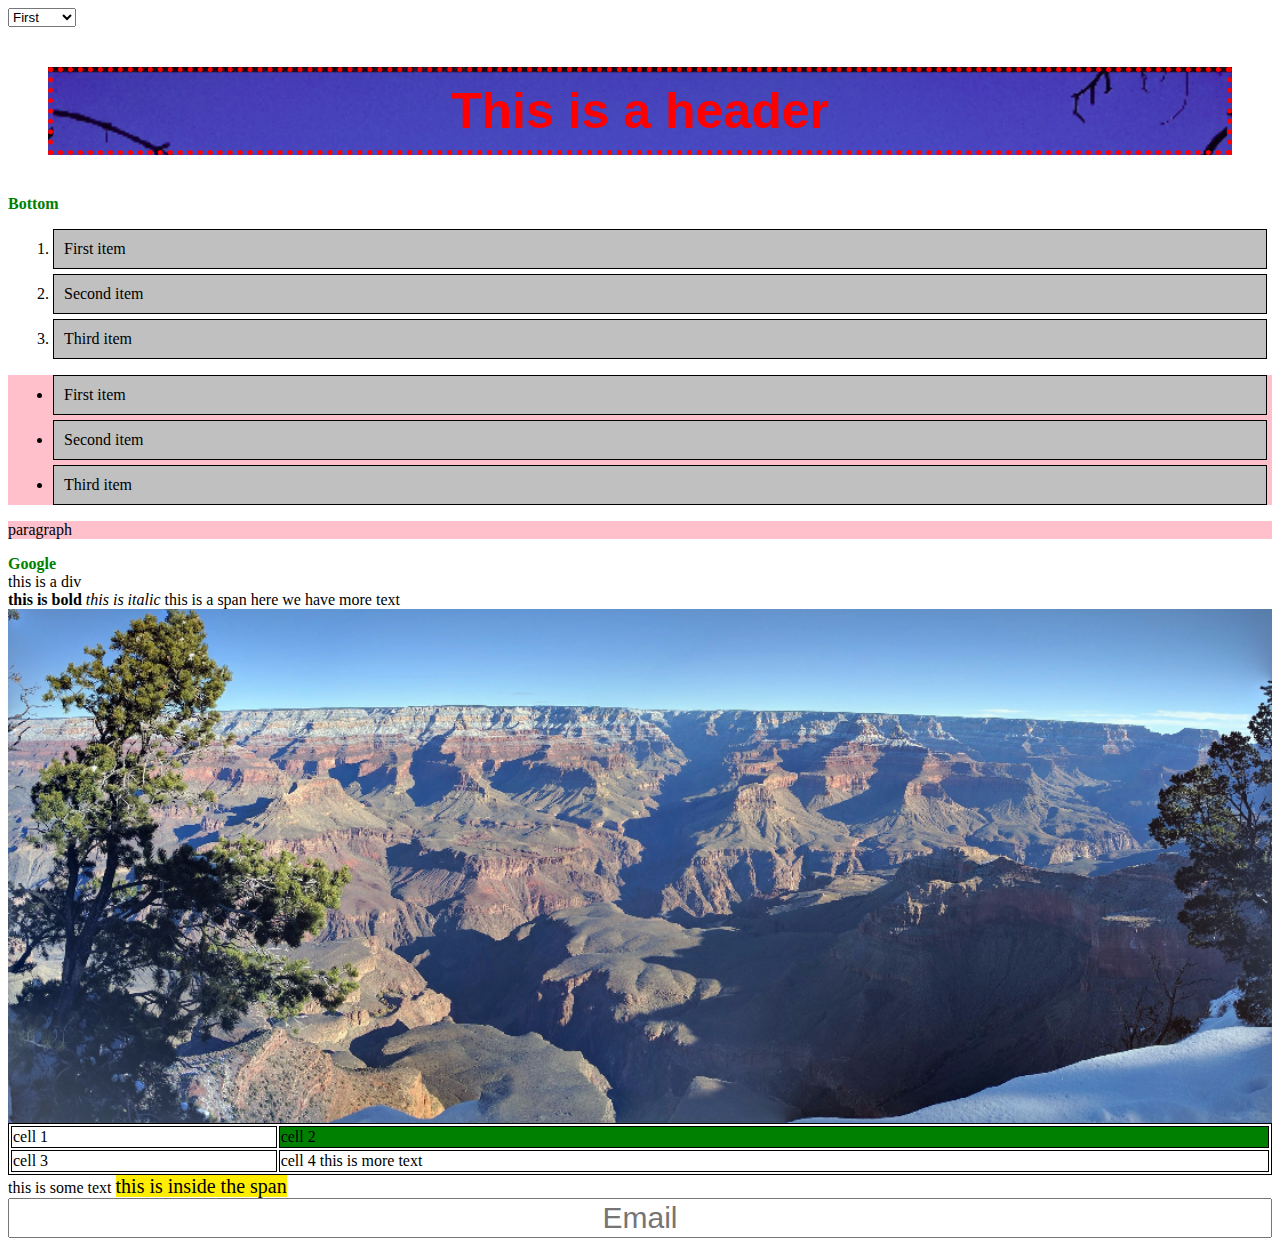
<file: index.html>
<html>
    <head>
        <title>ABC</title>
        <link rel="icon" href="http://www.free-icons-download.net/images/ruby-icon-6555.png" type="image/gif" sizes="16x16">
        <link rel="stylesheet" href="style.css">
    </head>
    <body>
        <select>
            <option>First</option>
            <option>Second</option>
            <option>Third</option>
        </select>
        
        <h1>This is a header</h1>
        <a href="#item">Bottom</a>
        <ol>
            <li>First item</li>
            <li>Second item</li>
            <li>Third item</li>
        </ol>
        <!-- this is a comment -->
        <ul class="pink">
            <li>First item</li>
            <li>Second item</li>
            <li>Third item</li>
        </ul>
        
        <p class="pink">paragraph</p>
        
        <a href="http://google.com">Google</a>
        
        <div>this is a div</div>
        
        <b>this is bold</b>
        
        <i>this is italic</i>
        
        <span>this is a span</span>
        
        here we have more text
        
        <img id="image" src="images/grand-canyon.jpg">
        
        <table>
            <tr>
                <td>cell 1</td>
                <td id="item">cell 2</td>
            </tr>
            <tr>
                <td>cell 3</td>
                <td>cell 4 this is more text</td>
            </tr>
        </table>
        <div class="outter">
            <div class="inner">
                this is some text
                <span>this is inside the span</span>
            </div>
        </div>
        
        
        <form>
            <input type="text" name="email" placeholder="Email">
        </form>
    </body>
</html>
</file>
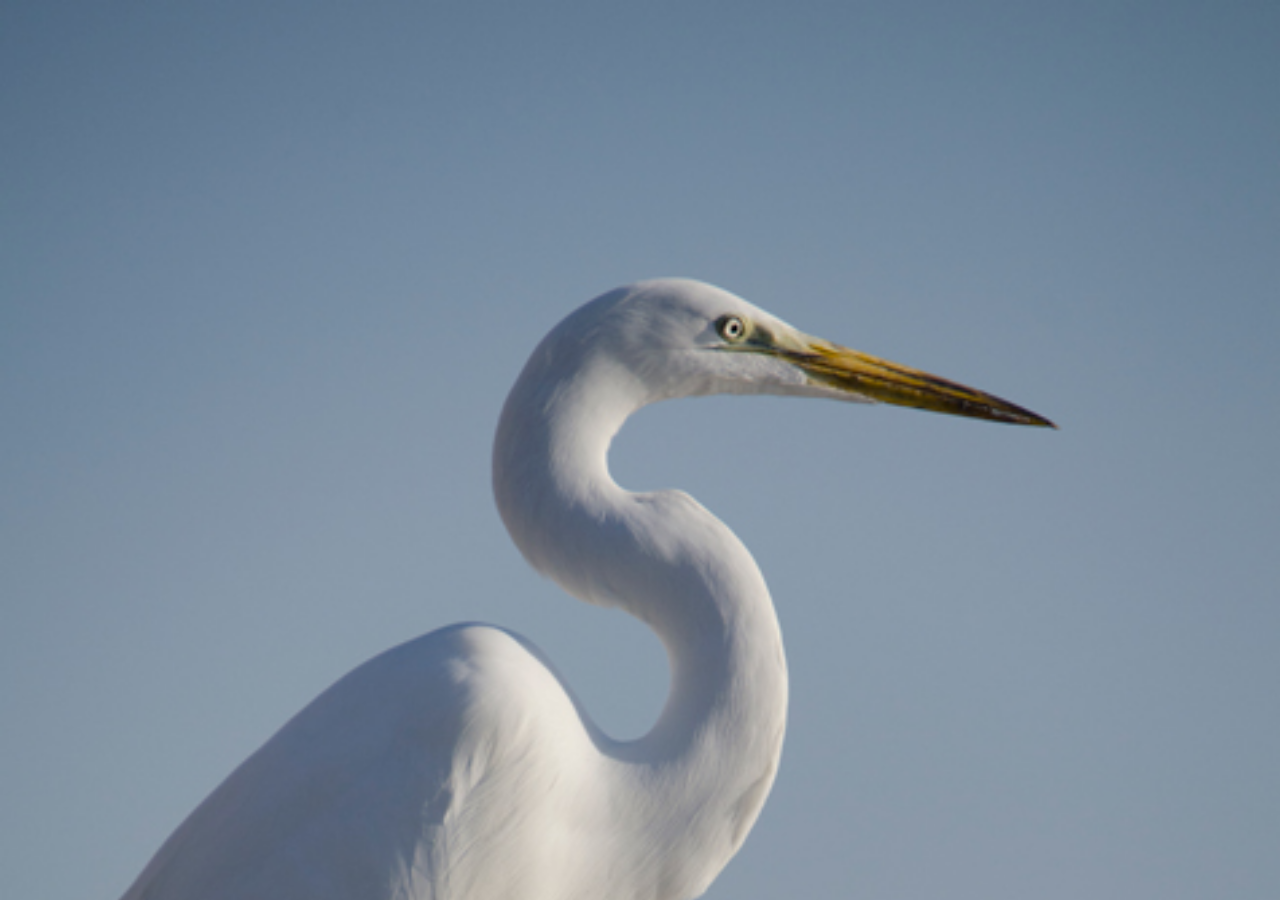
<file: example.html>
<html>
    <head>
        <style>
            body {
                background: url("images/sample1.jpg");
                background-size: cover;
            }
        </style>
    </head>
    <body>
        
    </body>
</html>
</file>
<file: style.css>
h1 {
    background-color: rgb(144,171,166);
    color: red;
    font-family: Arial;
    font-size: 50px;
    text-align: center;
    margin: 40px;
    padding: 10px;
    border: dotted 5px;
    background: url("images/zion.jpg");
    background-size: cover;
}

li {
    background-color: silver;
    margin: 5px;
    padding: 10px;
    border: solid 1px;
}

li:hover {
    background-color: #87CEFA;
    text-align: center;
}

a {
    color: green;
    text-decoration: none;
    font-weight: 700;
}

a:hover {
    color: blue;
}

table {
    border: solid 1px black;
    width: 100%;
}

td {
    border: solid 1px black;
}

.pink {
  background-color: pink;  
}

.outter span {
    font-size: 20px;
    background-color: #FFEE00;
}

#item {
    background-color: green;
}

#image {
    width: 100%;
}

input {
    width: 100%;
    font-size: 30px;
    text-align: center;
}
</file>
